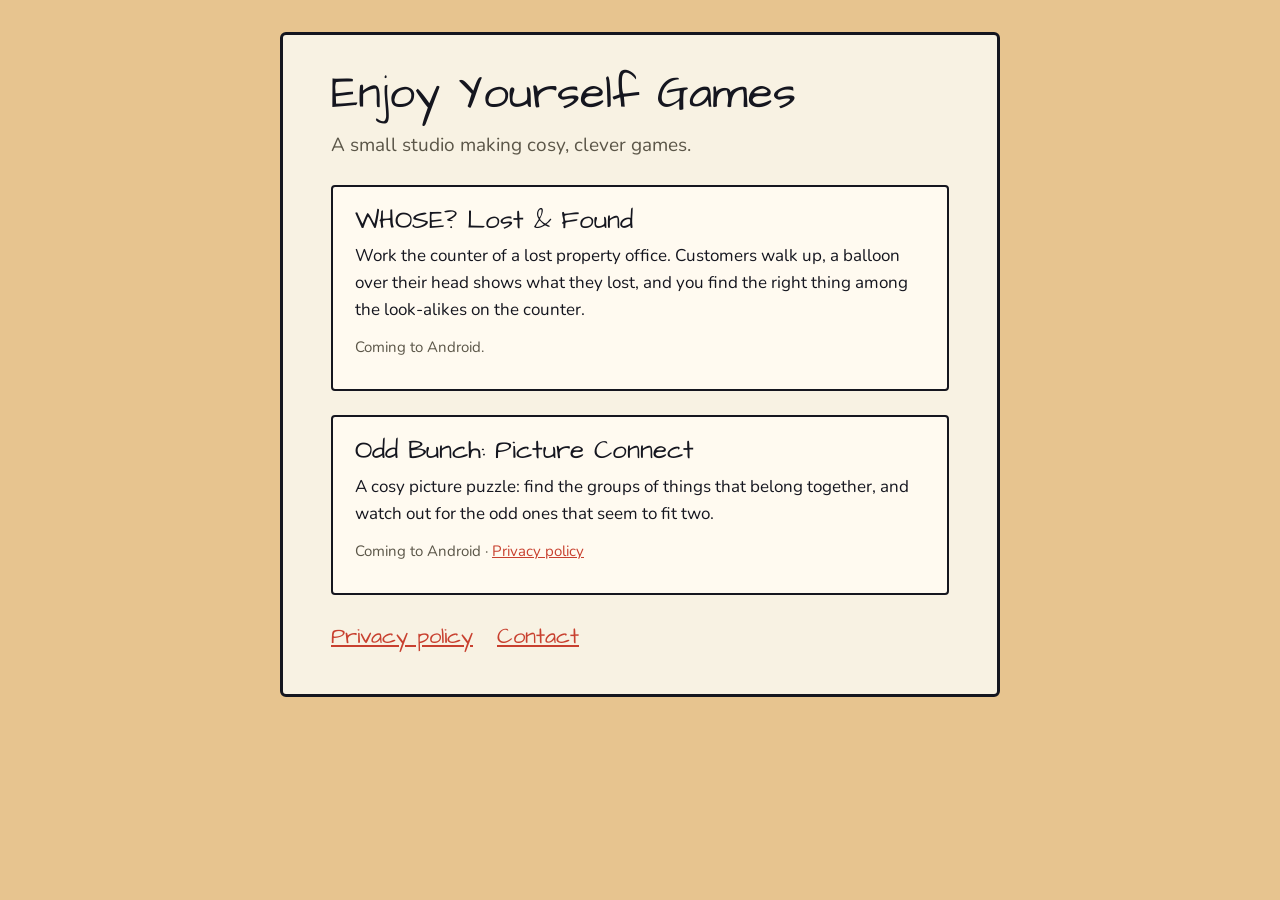
<file: index.html>
<!doctype html>
<html lang="en">
<head>
<meta charset="utf-8">
<meta name="viewport" content="width=device-width, initial-scale=1">
<title>Enjoy Yourself Games</title>
<meta name="description" content="Enjoy Yourself Games - the small studio behind WHOSE? Lost &amp; Found.">
<link rel="preconnect" href="https://fonts.googleapis.com">
<link rel="preconnect" href="https://fonts.gstatic.com" crossorigin>
<link href="https://fonts.googleapis.com/css2?family=Architects+Daughter&family=Nunito:wght@400;700&display=swap" rel="stylesheet">
<link rel="stylesheet" href="style.css">
</head>
<body>
<main class="sheet">
  <h1>Enjoy Yourself Games</h1>
  <p class="lead">A small studio making cosy, clever games.</p>

  <section class="card">
    <h2>WHOSE? Lost &amp; Found</h2>
    <p>Work the counter of a lost property office. Customers walk up, a balloon over their head shows what they
       lost, and you find the right thing among the look-alikes on the counter.</p>
    <p class="note">Coming to Android.</p>
  </section>

  <section class="card">
    <h2>Odd Bunch: Picture Connect</h2>
    <p>A cosy picture puzzle: find the groups of things that belong together, and watch out for the odd ones that
       seem to fit two.</p>
    <p class="note">Coming to Android &middot; <a href="oddbunch/privacy.html">Privacy policy</a></p>
  </section>

  <nav class="links">
    <a href="privacy.html">Privacy policy</a>
    <a href="mailto:enjoyyourselfabout@gmail.com">Contact</a>
  </nav>
</main>
</body>
</html>
</file>
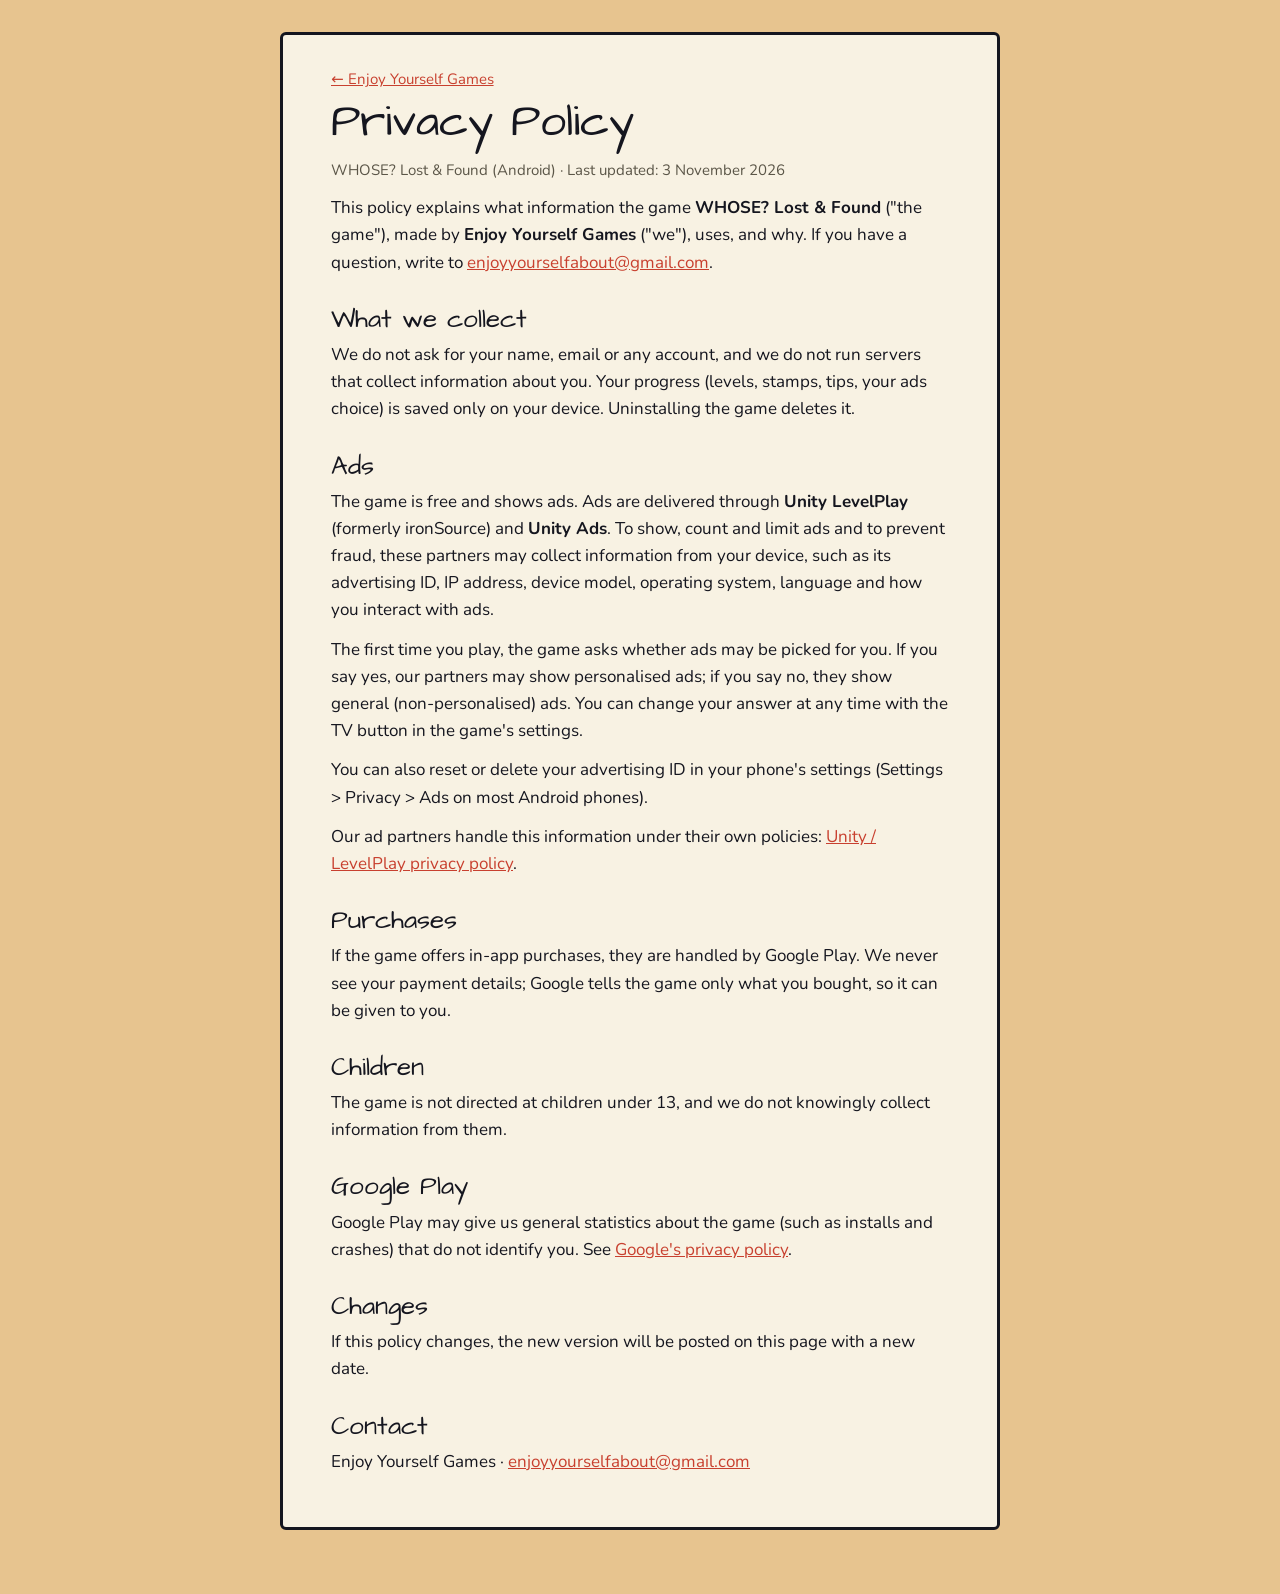
<file: privacy.html>
<!doctype html>
<html lang="en">
<head>
<meta charset="utf-8">
<meta name="viewport" content="width=device-width, initial-scale=1">
<title>Privacy Policy - Enjoy Yourself Games</title>
<meta name="description" content="Privacy policy for WHOSE? Lost &amp; Found by Enjoy Yourself Games.">
<link rel="preconnect" href="https://fonts.googleapis.com">
<link rel="preconnect" href="https://fonts.gstatic.com" crossorigin>
<link href="https://fonts.googleapis.com/css2?family=Architects+Daughter&family=Nunito:wght@400;700&display=swap" rel="stylesheet">
<link rel="stylesheet" href="style.css">
</head>
<body>
<main class="sheet">
  <p class="back"><a href="index.html">&larr; Enjoy Yourself Games</a></p>
  <h1>Privacy Policy</h1>
  <p class="note">WHOSE? Lost &amp; Found (Android) &middot; Last updated: 3 November 2026</p>

  <p>This policy explains what information the game <strong>WHOSE? Lost &amp; Found</strong> ("the game"), made by
     <strong>Enjoy Yourself Games</strong> ("we"), uses, and why. If you have a question, write to
     <a href="mailto:enjoyyourselfabout@gmail.com">enjoyyourselfabout@gmail.com</a>.</p>

  <h2>What we collect</h2>
  <p>We do not ask for your name, email or any account, and we do not run servers that collect information about
     you. Your progress (levels, stamps, tips, your ads choice) is saved only on your device. Uninstalling the game
     deletes it.</p>

  <h2>Ads</h2>
  <p>The game is free and shows ads. Ads are delivered through <strong>Unity LevelPlay</strong> (formerly
     ironSource) and <strong>Unity Ads</strong>. To show, count and limit ads and to prevent fraud, these partners
     may collect information from your device, such as its advertising ID, IP address, device model, operating
     system, language and how you interact with ads.</p>
  <p>The first time you play, the game asks whether ads may be picked for you. If you say yes, our partners may
     show personalised ads; if you say no, they show general (non-personalised) ads. You can change your answer at
     any time with the TV button in the game's settings.</p>
  <p>You can also reset or delete your advertising ID in your phone's settings (Settings &gt; Privacy &gt; Ads on
     most Android phones).</p>
  <p>Our ad partners handle this information under their own policies:
     <a href="https://unity.com/legal/game-player-and-app-user-privacy-policy">Unity / LevelPlay privacy policy</a>.</p>

  <h2>Purchases</h2>
  <p>If the game offers in-app purchases, they are handled by Google Play. We never see your payment details;
     Google tells the game only what you bought, so it can be given to you.</p>

  <h2>Children</h2>
  <p>The game is not directed at children under 13, and we do not knowingly collect information from them.</p>

  <h2>Google Play</h2>
  <p>Google Play may give us general statistics about the game (such as installs and crashes) that do not
     identify you. See <a href="https://policies.google.com/privacy">Google's privacy policy</a>.</p>

  <h2>Changes</h2>
  <p>If this policy changes, the new version will be posted on this page with a new date.</p>

  <h2>Contact</h2>
  <p>Enjoy Yourself Games &middot;
     <a href="mailto:enjoyyourselfabout@gmail.com">enjoyyourselfabout@gmail.com</a></p>
</main>
</body>
</html>
</file>
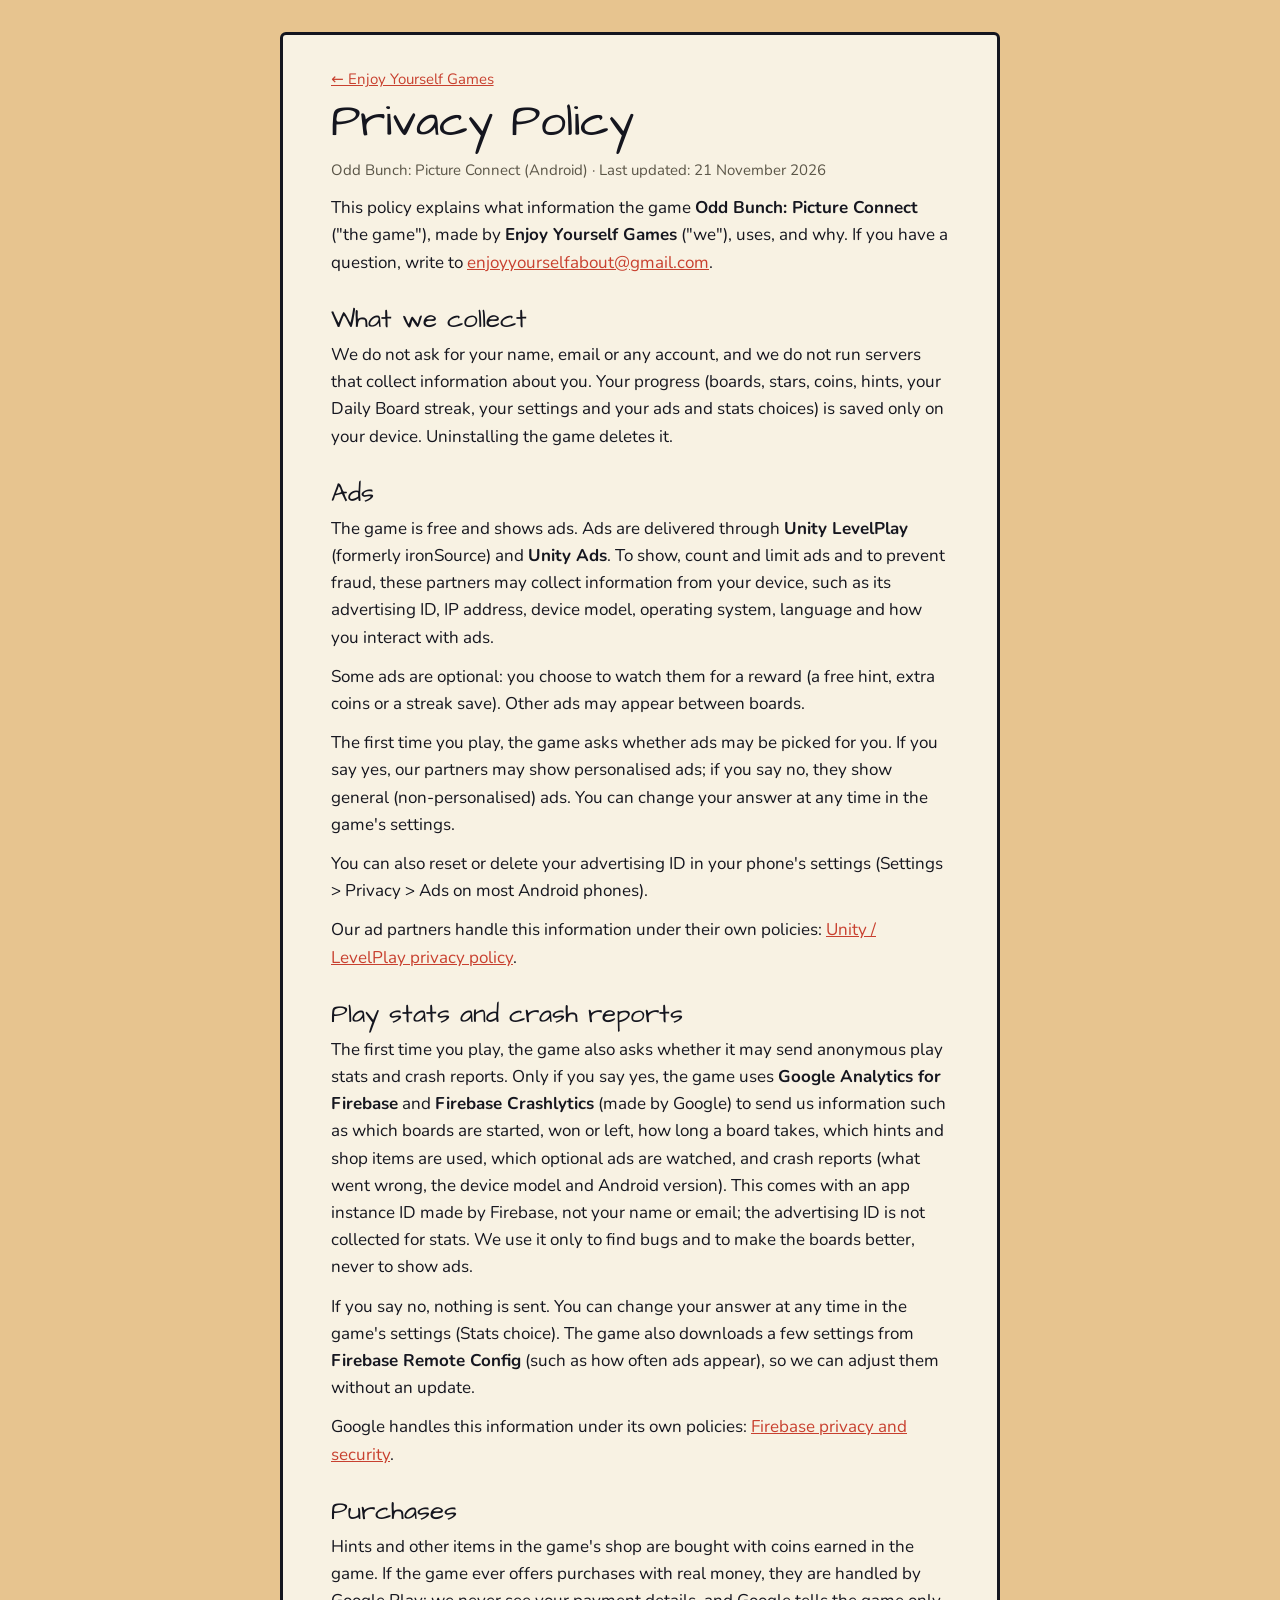
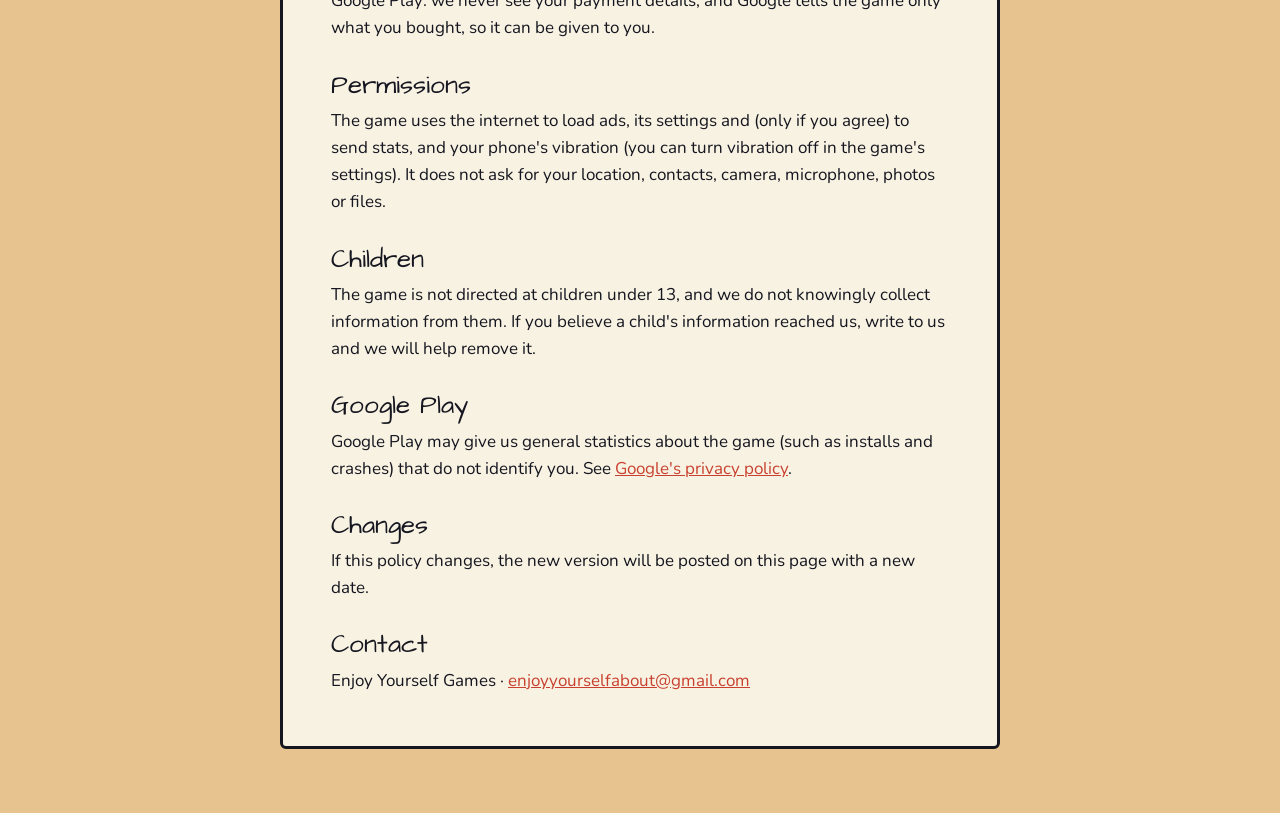
<file: oddbunch/privacy.html>
<!doctype html>
<html lang="en">
<head>
<meta charset="utf-8">
<meta name="viewport" content="width=device-width, initial-scale=1">
<title>Privacy Policy - Odd Bunch - Enjoy Yourself Games</title>
<meta name="description" content="Privacy policy for Odd Bunch: Picture Connect by Enjoy Yourself Games.">
<link rel="preconnect" href="https://fonts.googleapis.com">
<link rel="preconnect" href="https://fonts.gstatic.com" crossorigin>
<link href="https://fonts.googleapis.com/css2?family=Architects+Daughter&family=Nunito:wght@400;700&display=swap" rel="stylesheet">
<link rel="stylesheet" href="../style.css">
</head>
<body>
<main class="sheet">
  <p class="back"><a href="../index.html">&larr; Enjoy Yourself Games</a></p>
  <h1>Privacy Policy</h1>
  <p class="note">Odd Bunch: Picture Connect (Android) &middot; Last updated: 21 November 2026</p>

  <p>This policy explains what information the game <strong>Odd Bunch: Picture Connect</strong> ("the game"), made by
     <strong>Enjoy Yourself Games</strong> ("we"), uses, and why. If you have a question, write to
     <a href="mailto:enjoyyourselfabout@gmail.com">enjoyyourselfabout@gmail.com</a>.</p>

  <h2>What we collect</h2>
  <p>We do not ask for your name, email or any account, and we do not run servers that collect information about
     you. Your progress (boards, stars, coins, hints, your Daily Board streak, your settings and your ads and stats choices) is
     saved only on your device. Uninstalling the game deletes it.</p>

  <h2>Ads</h2>
  <p>The game is free and shows ads. Ads are delivered through <strong>Unity LevelPlay</strong> (formerly
     ironSource) and <strong>Unity Ads</strong>. To show, count and limit ads and to prevent fraud, these partners
     may collect information from your device, such as its advertising ID, IP address, device model, operating
     system, language and how you interact with ads.</p>
  <p>Some ads are optional: you choose to watch them for a reward (a free hint, extra coins or a streak save). Other
     ads may appear between boards.</p>
  <p>The first time you play, the game asks whether ads may be picked for you. If you say yes, our partners may
     show personalised ads; if you say no, they show general (non-personalised) ads. You can change your answer at
     any time in the game's settings.</p>
  <p>You can also reset or delete your advertising ID in your phone's settings (Settings &gt; Privacy &gt; Ads on
     most Android phones).</p>
  <p>Our ad partners handle this information under their own policies:
     <a href="https://unity.com/legal/game-player-and-app-user-privacy-policy">Unity / LevelPlay privacy policy</a>.</p>

  <h2>Play stats and crash reports</h2>
  <p>The first time you play, the game also asks whether it may send anonymous play stats and crash reports. Only if
     you say yes, the game uses <strong>Google Analytics for Firebase</strong> and <strong>Firebase
     Crashlytics</strong> (made by Google) to send us information such as which boards are started, won or left,
     how long a board takes, which hints and shop items are used, which optional ads are watched, and crash reports
     (what went wrong, the device model and Android version). This comes with an app instance ID made by Firebase,
     not your name or email; the advertising ID is not collected for stats. We use it only to find bugs and to make
     the boards better, never to show ads.</p>
  <p>If you say no, nothing is sent. You can change your answer at any time in the game's settings
     (Stats choice). The game also downloads a few settings from <strong>Firebase Remote Config</strong> (such as how
     often ads appear), so we can adjust them without an update.</p>
  <p>Google handles this information under its own policies:
     <a href="https://firebase.google.com/support/privacy">Firebase privacy and security</a>.</p>

  <h2>Purchases</h2>
  <p>Hints and other items in the game's shop are bought with coins earned in the game. If the game ever offers
     purchases with real money, they are handled by Google Play: we never see your payment details, and Google tells
     the game only what you bought, so it can be given to you.</p>

  <h2>Permissions</h2>
  <p>The game uses the internet to load ads, its settings and (only if you agree) to send stats, and your phone's vibration (you can turn vibration off in the game's
     settings). It does not ask for your location, contacts, camera, microphone, photos or files.</p>

  <h2>Children</h2>
  <p>The game is not directed at children under 13, and we do not knowingly collect information from them. If you
     believe a child's information reached us, write to us and we will help remove it.</p>

  <h2>Google Play</h2>
  <p>Google Play may give us general statistics about the game (such as installs and crashes) that do not
     identify you. See <a href="https://policies.google.com/privacy">Google's privacy policy</a>.</p>

  <h2>Changes</h2>
  <p>If this policy changes, the new version will be posted on this page with a new date.</p>

  <h2>Contact</h2>
  <p>Enjoy Yourself Games &middot;
     <a href="mailto:enjoyyourselfabout@gmail.com">enjoyyourselfabout@gmail.com</a></p>
</main>
</body>
</html>
</file>
<file: style.css>
/* The game's paper look: cream paper with an ink edge, the hand font for headings, Nunito for reading. */
:root {
  --desk: #e7c48f;
  --paper: #f8f2e3;
  --ink: #15161f;
  --muted: #5b5648;
  --accent: #c8402f;
  --line: #d9cdb2;
}
@media (prefers-color-scheme: dark) {
  :root:not([data-theme="light"]) {
    --desk: #2a2420;
    --paper: #f3ecdb;
  }
}
* { box-sizing: border-box; }
body {
  margin: 0;
  background: var(--desk);
  color: var(--ink);
  font: 17px/1.6 "Nunito", system-ui, sans-serif;
  padding: 32px 16px 64px;
}
.sheet {
  max-width: 720px;
  margin: 0 auto;
  background: var(--paper);
  border: 3px solid var(--ink);
  border-radius: 6px;
  padding: 32px clamp(18px, 5vw, 48px) 40px;
}
h1, h2 { font-family: "Architects Daughter", cursive; font-weight: 400; line-height: 1.2; }
h1 { font-size: clamp(32px, 7vw, 46px); margin: 0 0 8px; }
h2 { font-size: 26px; margin: 28px 0 6px; }
p { margin: 0 0 12px; }
.lead { font-size: 19px; color: var(--muted); }
.note { color: var(--muted); font-size: 15px; }
.back { margin-bottom: 4px; font-size: 15px; }
a { color: var(--accent); }
.card {
  margin: 24px 0;
  padding: 18px 22px;
  border: 2px solid var(--ink);
  border-radius: 4px;
  background: #fffaf0;
}
.card h2 { margin-top: 0; }
.links { display: flex; gap: 24px; flex-wrap: wrap; font-family: "Architects Daughter", cursive; font-size: 22px; }
</file>
